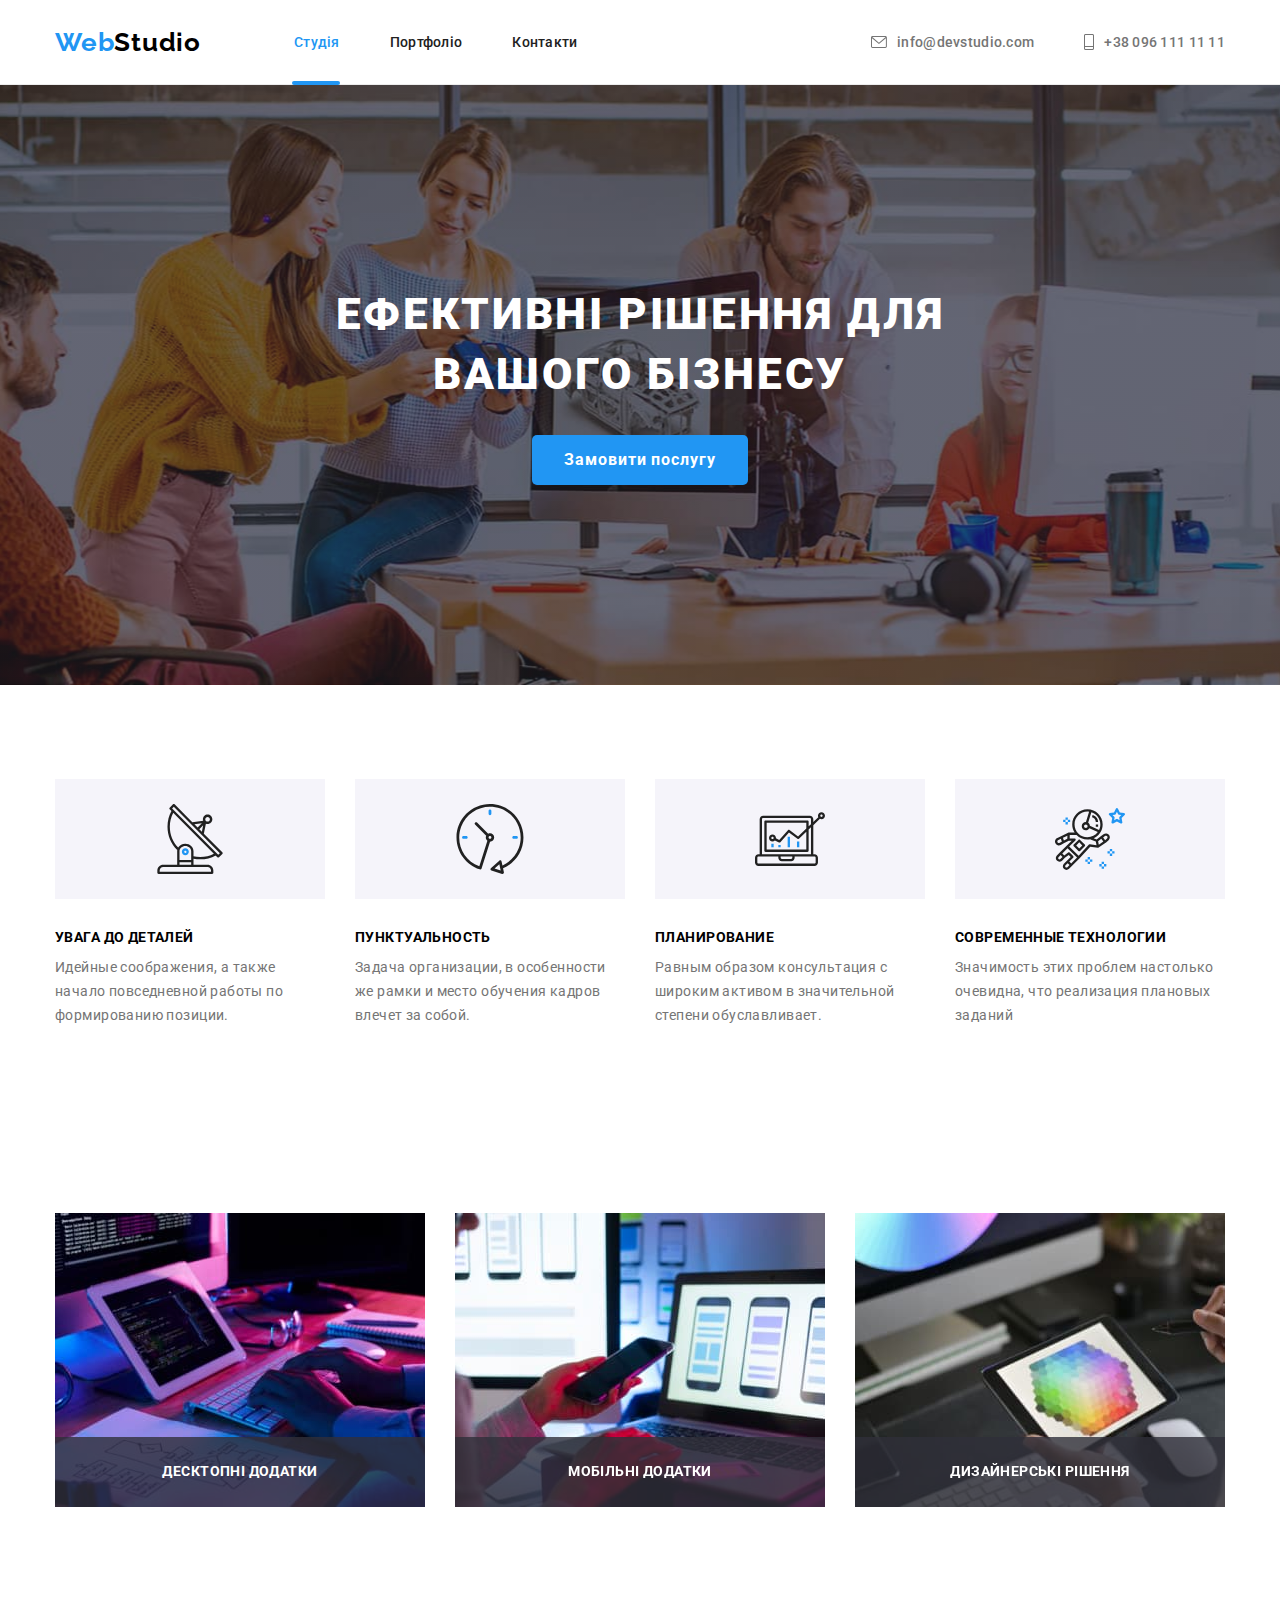
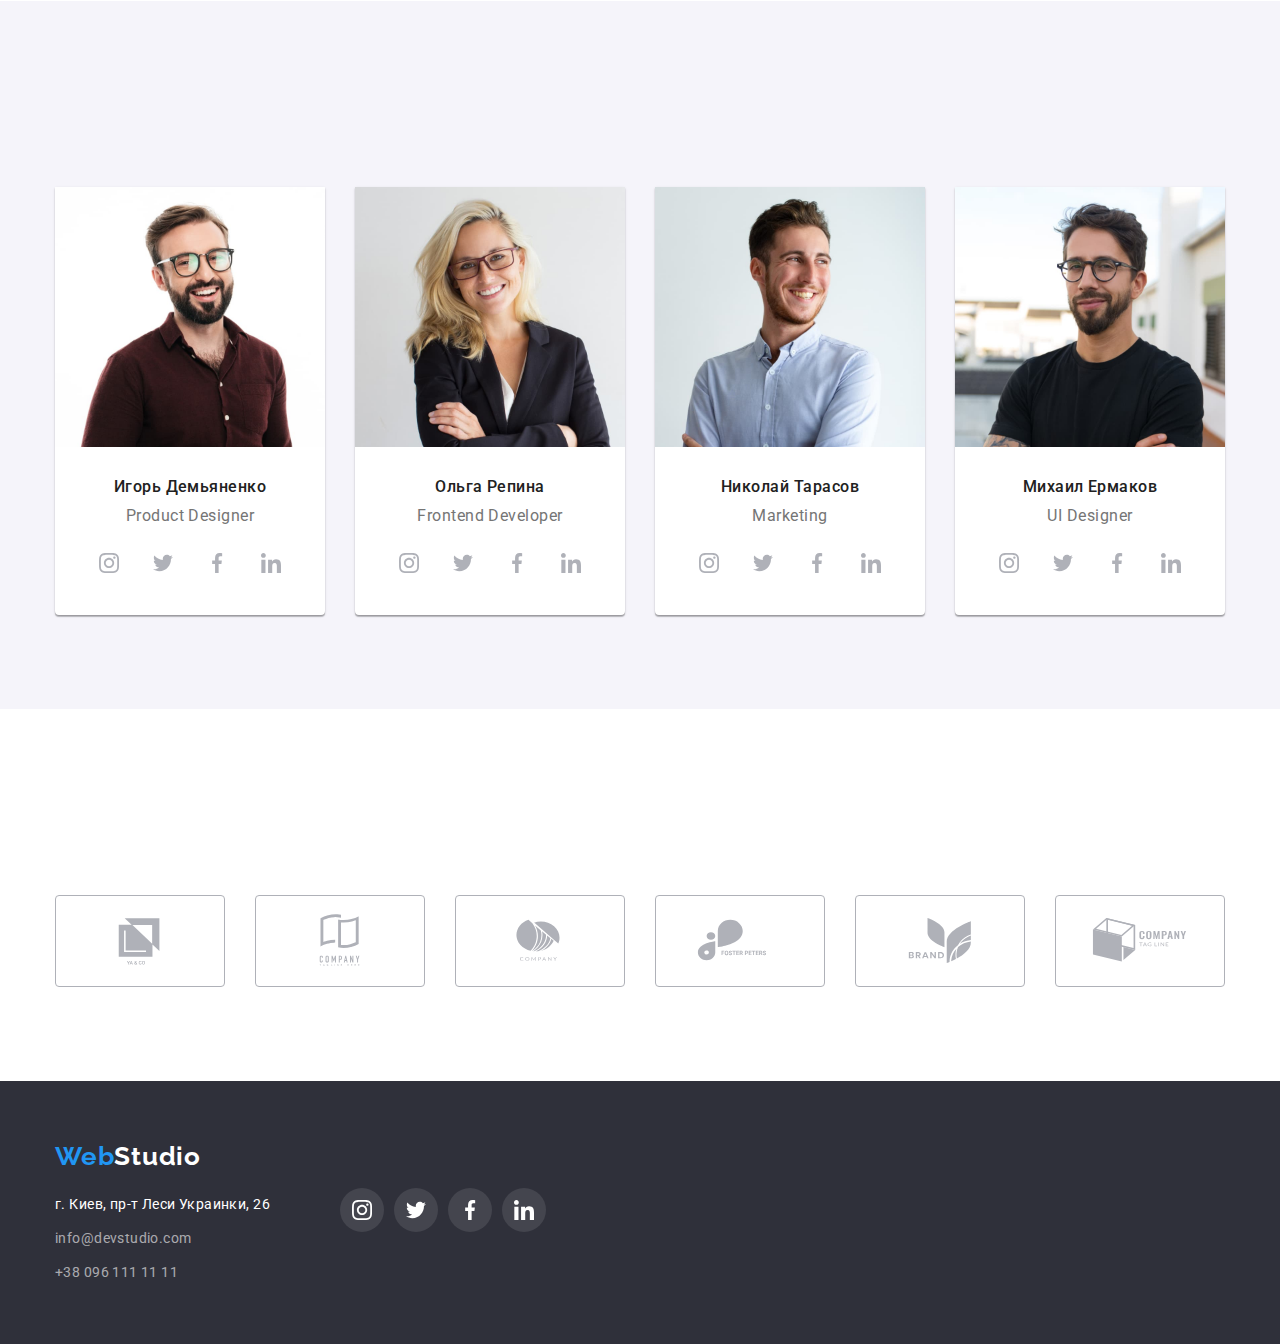
<file: index.html>
<!DOCTYPE html>
<html lang="ru">
  <head>
    <meta charset="UTF-8" />
    <meta http-equiv="X-UA-Compatible" content="IE=edge" />
    <meta name="viewport" content="width=device-width, initial-scale=1.0" />
    <meta http-equiv="x-ua-compatible" content="ie=edge" />
    <title>WebStudio</title>
    <link
      rel="stylesheet"
      href="https://cdnjs.cloudflare.com/ajax/libs/modern-normalize/1.1.0/modern-normalize.min.css"
    />
    <link rel="preconnect" href="https://fonts.googleapis.com" />
    <link rel="preconnect" href="https://fonts.gstatic.com" crossorigin />
    <link
      href="https://fonts.googleapis.com/css2?family=Raleway:wght@700&family=Roboto:wght@400;500;700;900&display=swap"
      rel="stylesheet"
    />
    <!-- https://animate.style/ -->
    <link
      rel="stylesheet"
      href="https://cdnjs.cloudflare.com/ajax/libs/animate.css/4.1.1/animate.min.css"
    />
    <link href="https://unpkg.com/aos@2.3.1/dist/aos.css" rel="stylesheet" />
    <link rel="stylesheet" href="./css/styles.css" />
  </head>
  <body>
    <!---------- HEADER ---------->
    <header class="header">
      <div class="container">
        <nav class="header-nav">
          <a
            class="header-logo link animate__animated animate__flip animate__delay-2s animate__slow"
            href="./index.html"
          >
            Web<span class="header-logo-studio">Studio</span></a
          >
          <ul class="header-list list">
            <li class="header-item link">
              <a href="./index.html" class="header-link link current currentt">Студія</a>
            </li>
            <li class="header-item">
              <a href="./portfolio.html" class="header-link link">Портфоліо</a>
            </li>
            <li class="header-item"><a href="" class="header-link link">Контакти</a></li>
          </ul>
        </nav>
        <ul class="contacts list">
          <li class="contact-mail">
            <a href="mailto:info@devstudio.com" class="header-contact link">
              <svg class="header-contact-icon" width="16" height="12">
                <use href="./images/sprite.svg#icon-envelope"></use>
              </svg>
              info@devstudio.com</a
            >
          </li>
          <li class="contact-mail">
            <a href="tel:+380961111111" class="header-contact link">
              <svg class="header-contact-icon" width="10" height="16">
                <use href="./images/sprite.svg#icon-Vector"></use>
              </svg>
              +38 096 111 11 11</a
            >
          </li>
        </ul>
      </div>
    </header>

    <!---------- MAIN CONTENT ---------->
    <main class="main">
      <!----- Hero ----->
      <section class="section hero">
        <div class="container">
          <h1 class="hero-title" id="studio">Ефективні рішення для вашого бізнесу</h1>
          <button
            type="button"
            class="hero-btn link animate__animated animate__slideInUp"
            data-modal-open
          >
            Замовити послугу
          </button>
        </div>
      </section>
      <!----- Features ----->
      <section class="section features">
        <div class="container">
          <h2 class="features-title visually-hidden">Особливості</h2>
          <ul class="features-list list">
            <li class="features-item">
              <div class="features-icon-box">
                <svg class="features-icon" width="70" height="70">
                  <use href="./images/sprite.svg#icon-antenna"></use>
                </svg>
              </div>
              <h3 class="features-subtitle">Увага до деталей</h3>
              <p class="features-text">
                Идейные соображения, а также начало повседневной работы по формированию позиции.
              </p>
            </li>
            <li class="features-item">
              <div class="features-icon-box">
                <svg class="features-icon" width="70" height="70">
                  <use href="./images/sprite.svg#icon-clock"></use>
                </svg>
              </div>
              <h3 class="features-subtitle">Пунктуальность</h3>
              <p class="features-text">
                Задача организации, в особенности же рамки и место обучения кадров влечет за собой.
              </p>
            </li>
            <li class="features-item">
              <div class="features-icon-box">
                <svg class="features-icon" width="70" height="70">
                  <use href="./images/sprite.svg#icon-diagram"></use>
                </svg>
              </div>
              <h3 class="features-subtitle">Планирование</h3>
              <p class="features-text">
                Равным образом консультация с широким активом в значительной степени обуславливает.
              </p>
            </li>
            <li class="features-item">
              <div class="features-icon-box">
                <svg class="features-icon" width="70" height="70">
                  <use href="./images/sprite.svg#icon-astronaut"></use>
                </svg>
              </div>
              <h3 class="features-subtitle">Современные технологии</h3>
              <p class="features-text">
                Значимость этих проблем настолько очевидна, что реализация плановых заданий
              </p>
            </li>
          </ul>
        </div>
      </section>
      <!----- Portfolio ----->
      <section class="section portfolio">
        <div class="container">
          <h2 class="portfolio-title" data-aos="fade-up" data-aos-duration="1000">
            Чем мы занимаемся
          </h2>
          <ul class="portfolio-list list">
            <li class="portfolio-list-title">
              <img
                class="portfolio-list-img"
                src="./images/looking-in-tab.jpg"
                alt="Смотрю в планшет"
                width="370"
                height="294"
              />
              <p class="portfolio-cover-text">десктопні додатки</p>
            </li>
            <li class="portfolio-list-title">
              <img
                class="portfolio-list-img"
                src="./images/looking-in-phone.jpg"
                alt="Смотрю в
            телефон"
                width="370"
                height="294"
              />
              <p class="portfolio-cover-text">мобільні додатки</p>
            </li>
            <li class="portfolio-list-title">
              <img
                class="portfolio-list-img"
                src="./images/looking-at-tab-again.jpg"
                alt="Опять смотрю
            в планшет"
                width="370"
                height="294"
              />
              <p class="portfolio-cover-text">дизайнерські рішення</p>
            </li>
          </ul>
        </div>
      </section>
      <!----- Team ----->
      <section class="section team">
        <div class="container">
          <h2 class="team-title" data-aos="fade-up" data-aos-duration="1000">Наша команда</h2>
          <ul class="team-list list">
            <!--  -->
            <li class="team-list-title">
              <img
                src="./images/igor-demianenko.jpg"
                alt="Игорь Демьяненко - Product Designer"
                width="270"
                height="260"
              />
              <div class="team-combine">
                <h3 class="team-name">Игорь Демьяненко</h3>
                <p class="team-name-job" lang="en">Product Designer</p>
                <ul class="team-soc list">
                  <li class="team-soc-item">
                    <a href="" class="team-soc-link link">
                      <svg class="team-soc-icon" width="20" height="20">
                        <use href="./images/sprite.svg#icon-instagram"></use>
                      </svg>
                    </a>
                  </li>
                  <li class="team-soc-item">
                    <a href="" class="team-soc-link link"
                      ><svg class="team-soc-icon" width="20" height="20">
                        <use href="./images/sprite.svg#icon-twitter"></use></svg
                    ></a>
                  </li>
                  <li class="team-soc-item">
                    <a href="" class="team-soc-link link"
                      ><svg class="team-soc-icon" width="20" height="20">
                        <use href="./images/sprite.svg#icon-facebook"></use></svg
                    ></a>
                  </li>
                  <li class="team-soc-item">
                    <a href="" class="team-soc-link link"
                      ><svg class="team-soc-icon" width="20" height="20">
                        <use href="./images/sprite.svg#icon-linkedin"></use></svg
                    ></a>
                  </li>
                </ul>
              </div>
            </li>
            <li class="team-list-title">
              <img
                src="./images/olga-repina.jpg"
                alt="Ольга Репина - Frontend Developer"
                width="270"
                height="260"
              />
              <div class="team-combine">
                <h3 class="team-name">Ольга Репина</h3>
                <p class="team-name-job" lang="en">Frontend Developer</p>
                <ul class="team-soc list">
                  <li class="team-soc-item">
                    <a href="" class="team-soc-link link">
                      <svg class="team-soc-icon" width="20" height="20">
                        <use href="./images/sprite.svg#icon-instagram"></use>
                      </svg>
                    </a>
                  </li>
                  <li class="team-soc-item">
                    <a href="" class="team-soc-link link"
                      ><svg class="team-soc-icon" width="20" height="20">
                        <use href="./images/sprite.svg#icon-twitter"></use></svg
                    ></a>
                  </li>
                  <li class="team-soc-item">
                    <a href="" class="team-soc-link link"
                      ><svg class="team-soc-icon" width="20" height="20">
                        <use href="./images/sprite.svg#icon-facebook"></use></svg
                    ></a>
                  </li>
                  <li class="team-soc-item">
                    <a href="" class="team-soc-link link"
                      ><svg class="team-soc-icon" width="20" height="20">
                        <use href="./images/sprite.svg#icon-linkedin"></use></svg
                    ></a>
                  </li>
                </ul>
              </div>
            </li>
            <li class="team-list-title">
              <img
                src="./images/nikolay-tarasov.jpg"
                alt="Николай Тарасов - Marketing"
                width="270"
                height="260"
              />
              <div class="team-combine">
                <h3 class="team-name">Николай Тарасов</h3>
                <p class="team-name-job" lang="en">Marketing</p>
                <ul class="team-soc list">
                  <li class="team-soc-item">
                    <a href="" class="team-soc-link link">
                      <svg class="team-soc-icon" width="20" height="20">
                        <use href="./images/sprite.svg#icon-instagram"></use>
                      </svg>
                    </a>
                  </li>
                  <li class="team-soc-item">
                    <a href="" class="team-soc-link link"
                      ><svg class="team-soc-icon" width="20" height="20">
                        <use href="./images/sprite.svg#icon-twitter"></use></svg
                    ></a>
                  </li>
                  <li class="team-soc-item">
                    <a href="" class="team-soc-link link"
                      ><svg class="team-soc-icon" width="20" height="20">
                        <use href="./images/sprite.svg#icon-facebook"></use></svg
                    ></a>
                  </li>
                  <li class="team-soc-item">
                    <a href="" class="team-soc-link link"
                      ><svg class="team-soc-icon" width="20" height="20">
                        <use href="./images/sprite.svg#icon-linkedin"></use></svg
                    ></a>
                  </li>
                </ul>
              </div>
            </li>
            <li class="team-list-title">
              <img
                src="./images/mihail-ermakov.jpg"
                alt="Михаил Ермаков - UI Designer"
                width="270"
                height="260"
              />
              <div class="team-combine">
                <h3 class="team-name">Михаил Ермаков</h3>
                <p class="team-name-job" lang="en">UI Designer</p>
                <ul class="team-soc list">
                  <li class="team-soc-item">
                    <a href="" class="team-soc-link link">
                      <svg class="team-soc-icon" width="20" height="20">
                        <use href="./images/sprite.svg#icon-instagram"></use>
                      </svg>
                    </a>
                  </li>
                  <li class="team-soc-item">
                    <a href="" class="team-soc-link link"
                      ><svg class="team-soc-icon" width="20" height="20">
                        <use href="./images/sprite.svg#icon-twitter"></use></svg
                    ></a>
                  </li>
                  <li class="team-soc-item">
                    <a href="" class="team-soc-link link"
                      ><svg class="team-soc-icon" width="20" height="20">
                        <use href="./images/sprite.svg#icon-facebook"></use></svg
                    ></a>
                  </li>
                  <li class="team-soc-item">
                    <a href="" class="team-soc-link link"
                      ><svg class="team-soc-icon" width="20" height="20">
                        <use href="./images/sprite.svg#icon-linkedin"></use></svg
                    ></a>
                  </li>
                </ul>
              </div>
            </li>
          </ul>
        </div>
      </section>
      <!-- Постійні клієнти -->
      <section class="section clientss">
        <div class="container">
          <h2 class="clients-title" data-aos="fade-up" data-aos-duration="1000">
            Постійні клієнти
          </h2>
          <ul class="clients-list list">
            <li class="">
              <a href="" class="clients-link"
                ><svg class="clients-icon" width="106" height="60">
                  <use href="./images/sprite.svg#icon-Logo-1"></use></svg
              ></a>
            </li>
            <li class="">
              <a href="" class="clients-link"
                ><svg class="clients-icon" width="106" height="60">
                  <use href="./images/sprite.svg#icon-Logo-2"></use></svg
              ></a>
            </li>
            <li class="">
              <a href="" class="clients-link"
                ><svg class="clients-icon" width="106" height="60">
                  <use href="./images/sprite.svg#icon-Logo-3"></use></svg
              ></a>
            </li>
            <li class="">
              <a href="" class="clients-link"
                ><svg class="clients-icon" width="106" height="60">
                  <use href="./images/sprite.svg#icon-Logo-4"></use></svg
              ></a>
            </li>
            <li class="">
              <a href="" class="clients-link"
                ><svg class="clients-icon" width="106" height="60">
                  <use href="./images/sprite.svg#icon-Logo-5"></use></svg
              ></a>
            </li>
            <li class="">
              <a href="" class="clients-link"
                ><svg class="clients-icon" width="106" height="60">
                  <use href="./images/sprite.svg#icon-Logo-6"></use></svg
              ></a>
            </li>
          </ul>
        </div>
      </section>
    </main>
    <!---------- FOOTER ---------->
    <footer class="footer section">
      <div class="container">
        <div class="logo-contacts">
          <a class="footer-logo link" lang="en" href="./index.html">
            Web<span class="footer-logo-studio">Studio</span></a
          >
          <address>
            <ul class="footer-list list" id="contacts">
              <li class="footer-list-item">
                <a
                  href="https://goo.gl/maps/U5zvmCGQdRFb18JV9"
                  target="_blank"
                  class="footer-list-address link"
                  rel="noopener noreferer nofollow"
                  >г. Киев, пр-т Леси Украинки, 26
                </a>
              </li>
              <li class="footer-list-item link">
                <a href="mailto:info@devstudio.com" class="footer-list-emph link"
                  >info@devstudio.com</a
                >
              </li>
              <li class="footer-list-item">
                <a href="tel:+380961111111" class="footer-list-emph link">+38 096 111 11 11</a>
              </li>
            </ul>
          </address>
        </div>

        <div class="footer-add">
          <p class="footer-add-title" data-aos="fade-down-right">приєднуйтесь</p>
          <div class="footer-network">
            <a href="" class="footer-network-add"
              ><svg class="footer-icon instagram" width="20" height="20">
                <use href="./images/sprite.svg#icon-instagram"></use></svg></a
            ><a href="" class="footer-network-add"
              ><svg class="footer-icon twitter" width="20" height="20">
                <use href="./images/sprite.svg#icon-twitter"></use></svg></a
            ><a href="" class="footer-network-add"
              ><svg class="footer-icon facebook" width="20" height="20">
                <use href="./images/sprite.svg#icon-facebook"></use></svg></a
            ><a href="" class="footer-network-add"
              ><svg class="footer-icon linkedin" width="20" height="20">
                <use href="./images/sprite.svg#icon-linkedin"></use></svg
            ></a>
          </div>
        </div>
      </div>
    </footer>
    <div class="backdrop is-hidden" data-modal>
      <div class="modal">
        <button type="button" class="modal-close" data-modal-close>
          <a href="" class="modal-close-btn"
            ><svg class="modal-icon" width="18" height="18">
              <use href="./images/sprite.svg#icon-modal-close"></use></svg
          ></a>
        </button>
      </div>
    </div>
    <script src="./js/modal.js"></script>
    <script src="https://unpkg.com/aos@2.3.1/dist/aos.js"></script>
    <script>
      AOS.init();
    </script>
  </body>
</html>
</file>
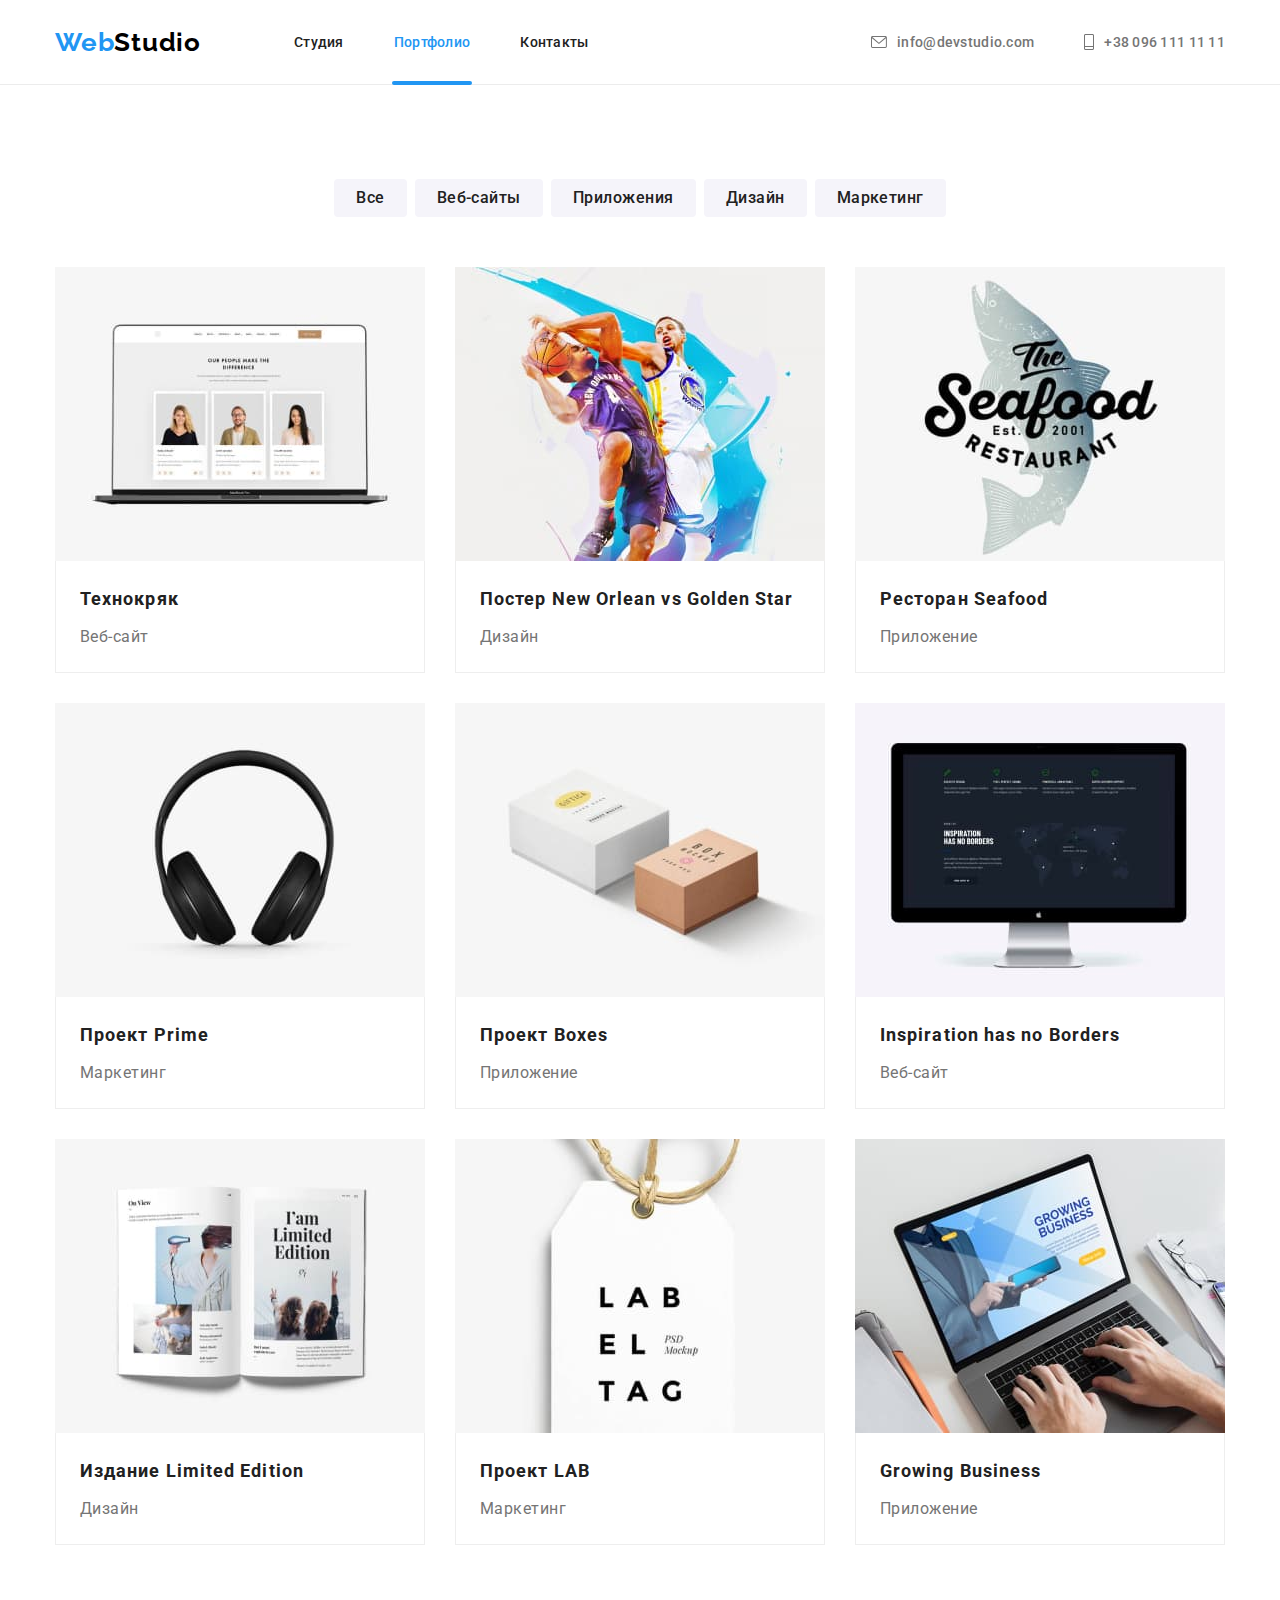
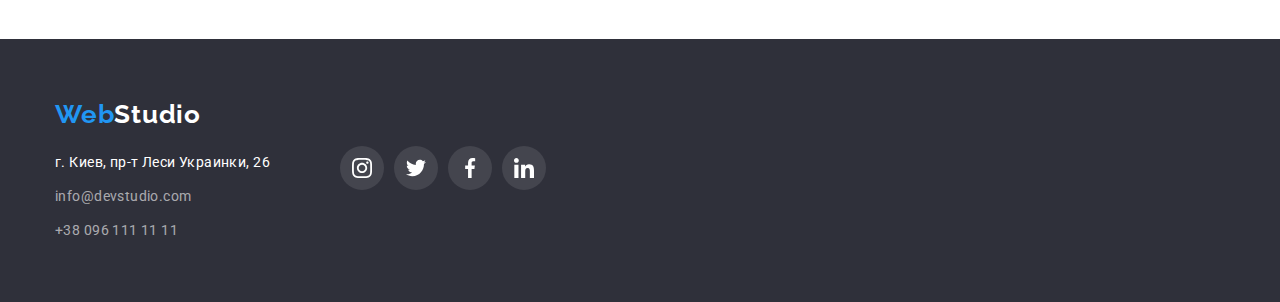
<file: portfolio.html>
<!DOCTYPE html>
<html lang="ru">
  <head>
    <meta charset="UTF-8" />
    <meta http-equiv="X-UA-Compatible" content="IE=edge" />
    <meta name="viewport" content="width=device-width, initial-scale=1.0" />
    <meta http-equiv="x-ua-compatible" content="ie=edge" />
    <title>WebStudio</title>
    <link
      rel="stylesheet"
      href="https://cdnjs.cloudflare.com/ajax/libs/modern-normalize/1.1.0/modern-normalize.min.css"
    />
    <link rel="stylesheet" href="./css/styles.css" />
    <link rel="preconnect" href="https://fonts.googleapis.com" />
    <link rel="preconnect" href="https://fonts.gstatic.com" crossorigin />
    <link
      href="https://fonts.googleapis.com/css2?family=Raleway:wght@700&family=Roboto:wght@400;500;700;900&display=swap"
      rel="stylesheet"
    />
    <!-- https://animate.style/ -->
    <link
      rel="stylesheet"
      href="https://cdnjs.cloudflare.com/ajax/libs/animate.css/4.1.1/animate.min.css"
    />
    <link href="https://unpkg.com/aos@2.3.1/dist/aos.css" rel="stylesheet" />
    <link rel="stylesheet" href="./css/styles.css" />
  </head>
  <body>
    <!---------- HEADER ---------->
    <header class="header">
      <div class="container">
        <nav class="header-nav">
          <a
            class="header-logo link animate__animated animate__flip animate__delay-2s animate__slow"
            href="./index.html"
          >
            Web<span class="header-logo-studio">Studio</span></a
          >
          <ul class="header-list list">
            <li class="header-item link">
              <a href="./index.html" class="header-link link">Студия</a>
            </li>
            <li class="header-item">
              <a href="./portfolio.html" class="header-link current link currenttt">Портфолио</a>
            </li>
            <li class="header-item"><a href="" class="header-link link">Контакты</a></li>
          </ul>
        </nav>
        <ul class="contacts list">
          <li class="contact-mail">
            <a href="mailto:info@devstudio.com" class="header-contact link">
              <svg class="header-contact-icon" width="16" height="12">
                <use href="./images/sprite.svg#icon-envelope"></use>
              </svg>
              info@devstudio.com</a
            >
          </li>
          <li class="contact-mail">
            <a href="tel:+380961111111" class="header-contact link">
              <svg class="header-contact-icon" width="10" height="16">
                <use href="./images/sprite.svg#icon-Vector"></use>
              </svg>
              +38 096 111 11 11</a
            >
          </li>
        </ul>
      </div>
    </header>

    <!---------- Главный Контент ---------->
    <main class="main">
      <!----- Секция фильтр кнопок ----->
      <section class="section">
        <div class="container">
          <h1 class="visually-hidden">Портфолио</h1>
          <ul class="filter-btn list">
            <li><button type="button" class="filter-btn-name current">Все</button></li>
            <li><button type="button" class="filter-btn-name">Веб-сайты</button></li>
            <li><button type="button" class="filter-btn-name">Приложения</button></li>
            <li><button type="button" class="filter-btn-name">Дизайн</button></li>
            <li><button type="button" class="filter-btn-name">Маркетинг</button></li>
          </ul>
          <!----- Секция примеры работ ----->
          <ul class="examples list">
            <!--  -->
            <li class="example-card li">
              <a href="#" class="example-link">
                <div class="example-box">
                  <div class="example-box-wrap">
                    <img
                      src="./images/tehnokryak.jpg"
                      alt="Веб-сайт Технокряк"
                      width="370"
                      height="294"
                    />
                    <p class="example-cover-text">
                      Ресурс пропонує комплексні пропозиції з різним рівнем функціоналу та сервісів.
                      Все це дозволить відвідувачу отримати вичерпні відомості про компанію чи
                      приватну особу.
                    </p>
                  </div>
                  <div class="example-list">
                    <h2 class="example-name">Технокряк</h2>
                    <p class="example-type">Веб-сайт</p>
                  </div>
                </div>
              </a>
            </li>
            <li class="example-card">
              <a href="#" class="example-link">
                <div class="example-box">
                  <div class="example-box-wrap">
                    <img
                      src="./images/poster-new-orlean-vs-golden-star.jpg"
                      alt="Дизайн Постера New Orlean vs Golden Star"
                      width="370"
                      height="294"
                    />
                    <p class="example-cover-text">
                      Ресурс пропонує комплексні пропозиції з різним рівнем функціоналу та сервісів.
                      Все це дозволить відвідувачу отримати вичерпні відомості про компанію чи
                      приватну особу.
                    </p>
                  </div>
                  <div class="example-list">
                    <h2 class="example-name">
                      Постер <span lang="en">New Orlean vs Golden Star</span>
                    </h2>
                    <p class="example-type">Дизайн</p>
                  </div>
                </div>
              </a>
            </li>
            <li class="example-card">
              <a href="#" class="example-link">
                <div class="example-box">
                  <div class="example-box-wrap">
                    <img
                      class=""
                      src="./images/restaurand-seafood.jpg"
                      alt="Приложение Ресторан Seafood"
                      width="370"
                      height="294"
                    />
                    <p class="example-cover-text">
                      Ресурс пропонує комплексні пропозиції з різним рівнем функціоналу та сервісів.
                      Все це дозволить відвідувачу отримати вичерпні відомості про компанію чи
                      приватну особу.
                    </p>
                  </div>
                  <div class="example-list">
                    <h2 class="example-name">Ресторан <span lang="en">Seafood</span></h2>
                    <p class="example-type">Приложение</p>
                  </div>
                </div>
              </a>
            </li>
            <li class="example-card">
              <a href="#" class="example-link">
                <div class="example-box">
                  <div class="example-box-wrap">
                    <img
                      class=""
                      src="./images/project-prime.jpg"
                      alt="Маркетинг Проект Prime"
                      width="370"
                      height="294"
                    />
                    <p class="example-cover-text">
                      Ресурс пропонує комплексні пропозиції з різним рівнем функціоналу та сервісів.
                      Все це дозволить відвідувачу отримати вичерпні відомості про компанію чи
                      приватну особу.
                    </p>
                  </div>
                  <div class="example-list">
                    <h2 class="example-name">Проект <span lang="en">Prime</span></h2>
                    <p class="example-type">Маркетинг</p>
                  </div>
                </div>
              </a>
            </li>
            <li class="example-card">
              <a href="#" class="example-link">
                <div class="example-box">
                  <div class="example-box-wrap">
                    <img
                      class=""
                      src="./images/project-boxes.jpg"
                      alt="Приложение Проект Boxes"
                      width="370"
                      height="294"
                    />
                    <p class="example-cover-text">
                      Ресурс пропонує комплексні пропозиції з різним рівнем функціоналу та сервісів.
                      Все це дозволить відвідувачу отримати вичерпні відомості про компанію чи
                      приватну особу.
                    </p>
                  </div>
                  <div class="example-list">
                    <h2 class="example-name">Проект <span lang="en">Boxes</span></h2>
                    <p class="example-type">Приложение</p>
                  </div>
                </div>
              </a>
            </li>
            <li class="example-card">
              <a href="#" class="example-link">
                <div class="example-box">
                  <div class="example-box-wrap">
                    <img
                      class=""
                      src="./images/inspiration-has-no-border.jpg"
                      alt="Веб-сайт Inspiration has no Borders"
                      width="370"
                      height="294"
                    />
                    <p class="example-cover-text">
                      Ресурс пропонує комплексні пропозиції з різним рівнем функціоналу та сервісів.
                      Все це дозволить відвідувачу отримати вичерпні відомості про компанію чи
                      приватну особу.
                    </p>
                  </div>
                  <div class="example-list">
                    <h2 class="example-name" lang="en">Inspiration has no Borders</h2>
                    <p class="example-type">Веб-сайт</p>
                  </div>
                </div>
              </a>
            </li>
            <li class="example-card">
              <a href="#" class="example-link">
                <div class="example-box">
                  <div class="example-box-wrap">
                    <img
                      class=""
                      src="./images/publishing-house-limited-edition.jpg"
                      alt="Дизайн Издания Limited Edition"
                      width="370"
                      height="294"
                    />
                    <p class="example-cover-text">
                      Ресурс пропонує комплексні пропозиції з різним рівнем функціоналу та сервісів.
                      Все це дозволить відвідувачу отримати вичерпні відомості про компанію чи
                      приватну особу.
                    </p>
                  </div>
                  <div class="example-list">
                    <h2 class="example-name">Издание <span lang="en">Limited Edition</span></h2>
                    <p class="example-type">Дизайн</p>
                  </div>
                </div>
              </a>
            </li>
            <li class="example-card">
              <a href="#" class="example-link">
                <div class="example-box">
                  <div class="example-box-wrap">
                    <img
                      class=""
                      src="./images/project-lab.jpg"
                      alt="Маркетинг Проект LAB"
                      width="370"
                      height="294"
                    />
                    <p class="example-cover-text">
                      Ресурс пропонує комплексні пропозиції з різним рівнем функціоналу та сервісів.
                      Все це дозволить відвідувачу отримати вичерпні відомості про компанію чи
                      приватну особу.
                    </p>
                  </div>
                  <div class="example-list">
                    <h2 class="example-name">Проект <span lang="en">LAB</span></h2>
                    <p class="example-type">Маркетинг</p>
                  </div>
                </div>
              </a>
            </li>
            <li class="example-card">
              <a href="#" class="example-link">
                <div class="example-box">
                  <div class="example-box-wrap">
                    <img
                      class=""
                      src="./images/growing-business.jpg"
                      alt="Прилжение Growing Business"
                      width="370"
                      height="294"
                    />
                    <p class="example-cover-text">
                      Ресурс пропонує комплексні пропозиції з різним рівнем функціоналу та сервісів.
                      Все це дозволить відвідувачу отримати вичерпні відомості про компанію чи
                      приватну особу.
                    </p>
                  </div>
                  <div class="example-list">
                    <h2 class="example-name" lang="en">Growing Business</h2>
                    <p class="example-type">Приложение</p>
                  </div>
                </div>
              </a>
            </li>
          </ul>
        </div>
      </section>
    </main>

    <!---------- Футер ---------->
    <footer class="footer section">
      <div class="container">
        <div class="logo-contacts">
          <a class="footer-logo link" lang="en" href="./index.html">
            Web<span class="footer-logo-studio">Studio</span></a
          >
          <address>
            <ul class="footer-list list" id="contacts">
              <li class="footer-list-item">
                <a
                  href="https://goo.gl/maps/U5zvmCGQdRFb18JV9"
                  target="_blank"
                  class="footer-list-address link"
                  rel="noopener noreferer nofollow"
                  >г. Киев, пр-т Леси Украинки, 26
                </a>
              </li>
              <li class="footer-list-item link">
                <a href="mailto:info@devstudio.com" class="footer-list-emph link"
                  >info@devstudio.com</a
                >
              </li>
              <li class="footer-list-item">
                <a href="tel:+380961111111" class="footer-list-emph link">+38 096 111 11 11</a>
              </li>
            </ul>
          </address>
        </div>
        <div class="footer-add">
          <p class="footer-add-title" data-aos="fade-down-right">приєднуйтесь</p>
          <div class="footer-network">
            <a href="" class="footer-network-add"
              ><svg class="footer-icon instagram" width="20" height="20">
                <use href="./images/sprite.svg#icon-instagram"></use></svg></a
            ><a href="" class="footer-network-add"
              ><svg class="footer-icon twitter" width="20" height="20">
                <use href="./images/sprite.svg#icon-twitter"></use></svg></a
            ><a href="" class="footer-network-add"
              ><svg class="footer-icon facebook" width="20" height="20">
                <use href="./images/sprite.svg#icon-facebook"></use></svg></a
            ><a href="" class="footer-network-add"
              ><svg class="footer-icon linkedin" width="20" height="20">
                <use href="./images/sprite.svg#icon-linkedin"></use></svg
            ></a>
          </div>
        </div>
      </div>
    </footer>
    <script src="https://unpkg.com/aos@2.3.1/dist/aos.js"></script>
    <script>
      AOS.init();
    </script>
  </body>
</html>
</file>
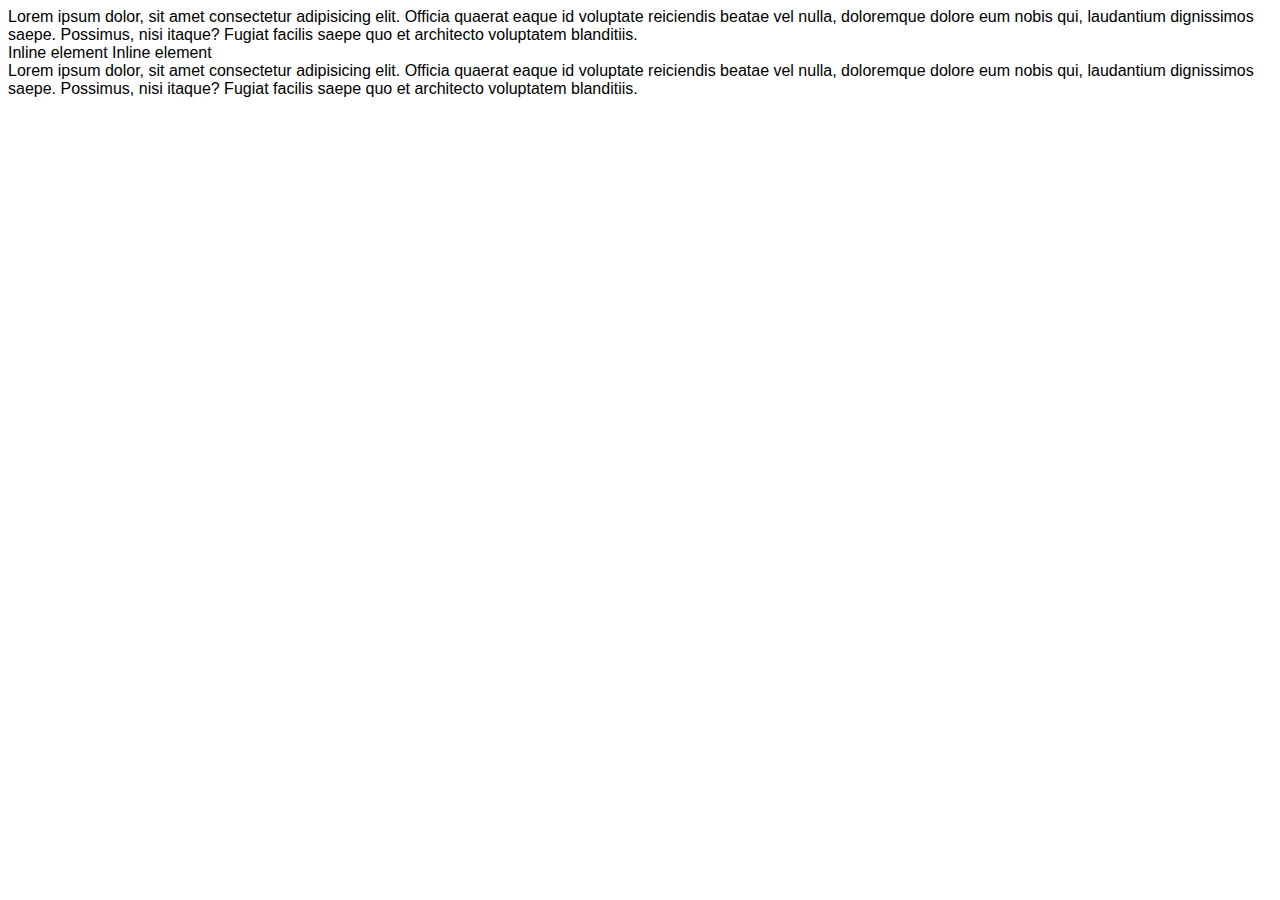
<file: test.html>
<!DOCTYPE html>
<html lang="en">
  <head>
    <meta charset="UTF-8" />
    <meta http-equiv="X-UA-Compatible" content="IE=edge" />
    <meta name="viewport" content="width=device-width, initial-scale=1.0" />
    <link rel="stylesheet" href="./css/styles.css" />
    <title>Document</title>
  </head>
  <body>
    <p>
      Lorem ipsum dolor, sit amet consectetur adipisicing elit. Officia quaerat eaque id voluptate
      reiciendis beatae vel nulla, doloremque dolore eum nobis qui, laudantium dignissimos saepe.
      Possimus, nisi itaque? Fugiat facilis saepe quo et architecto voluptatem blanditiis.
    </p>

    <span class="text">Inline element</span>
    <span class="text">Inline element</span>

    <p>
      Lorem ipsum dolor, sit amet consectetur adipisicing elit. Officia quaerat eaque id voluptate
      reiciendis beatae vel nulla, doloremque dolore eum nobis qui, laudantium dignissimos saepe.
      Possimus, nisi itaque? Fugiat facilis saepe quo et architecto voluptatem blanditiis.
    </p>
  </body>
</html>
</file>
<file: css/styles.css>
/* ---------- GENERAL ---------- */
:root {
  --main-text-color: #212121;
  --second-text-color: #757575;
  --third-text-color: #ffffff;
  --hover-text-color: #2196f3;
  --first-bcg-color: #2f303a;
  --second-bcg-color: #f5f4fa;
  --third-bcg-color: #ffffff;
  --border-color: #eeeeee;
  --icon-color: #afb1b8;
}
p,
h1,
h2,
h3,
h4,
h5,
h6 {
  margin: 0;
  padding: 0;
}
ul,
ol {
  margin: 0;
  padding-left: 0;
}
a {
  color: currentColor;
  text-decoration: none;
}
address {
  font-style: normal;
}
button {
  cursor: pointer;
  outline: transparent;
}

body {
  background-color: #ffffff;
  font-family: 'Roboto', 'Raleway', sans-serif;
}
.html {
  box-sizing: border-box;
}

img {
  display: block;
}

.header {
  background-color: var(--);
  border-bottom: 1px solid #ececec;
}
header .container {
  display: flex;
  align-items: center;
}

.header-logo {
  margin-right: 93px;
}
.header-contact-link {
  display: flex;
  align-items: baseline;
}
.header-contact-icon {
  margin-right: 10px;
  padding-top: 0;
  padding-bottom: 0;
  fill: currentColor;
  align-items: center;
  transition: fill 250ms cubic-bezier(0.4, 0, 0.2, 1);
}
.contact-mail:hover .header-contact-icon {
  fill: var(--hover-text-color);
  display: inline-block;
  align-self: center;
}

.container {
  /* width: 100%; прибираємо*/
  width: 1200px;
  margin: 0 auto;
  padding-left: 15px;
  padding-right: 15px;
}
.hero-img {
  /* max-width: 1600px;
  margin-left: auto;
  margin-right: auto;
  outline: 1px solid red;
  background-image: url(../images/header.jpg);
  background-repeat: no-repeat;
  background-size: contain;
  background-position: center; */

  /* display: flex;
  align-items: center;
  background-image: linear-gradient (to right, rgba(0, 0, 0, 0.4), rgba(0, 0, 0, 0.4)); */
}

.section.hero {
  max-width: 1600px;
  max-height: 600px;
  margin: 0 auto;
  background-color: var(--first-bcg-color);
  background-image: linear-gradient(to right, rgba(47, 48, 58, 0.4), rgba(47, 48, 58, 0.4)),
    url(../images/header.jpg);
  background-size: cover;
  background-repeat: no-repeat;
  background-position: center;
  padding: 200px 0;
}

.list {
  list-style: none; /*забирає крапку перед списком*/
  padding: 0;
  margin: 0;
}
.link {
  text-decoration: none; /*забирає підкреслення посилання*/
}
.visually-hidden {
  position: absolute;
  white-space: nowrap;
  width: 1px;
  height: 1px;
  overflow: hidden;
  border: 0;
  padding: 0;
  clip: rect(0 0 0 0);
  clip-path: inset(50%);
  margin: -1px;
}
/* ---------- ХЕДЕР ---------- */
.header-nav .link.current {
  color: var(--hover-text-color);
  margin-left: auto;
}
/* Тут Данилко розказує про створення лінії для підкреслення current link: https://youtu.be/gtG1pi5EwMY?t=6639 */
.currentt {
  position: relative;
}
.currentt::after {
  position: absolute;
  content: '';
  width: 48px;
  height: 4px;
  background-color: var(--hover-text-color);
  border-radius: 2px;
  left: -2px;
  bottom: -3px;
}
.currenttt {
  position: relative;
}
.currenttt::after {
  position: absolute;
  content: '';
  width: 80px;
  height: 4px;
  background-color: var(--hover-text-color);
  border-radius: 2px;
  left: -2px;
  bottom: -3px;
}

.header-nav {
  display: flex;
  align-items: center;
}
.header-list {
  display: flex;
  gap: 50px;
}
.header-logo {
  font-family: 'Raleway';
  font-weight: 700;
  padding-top: 24px;
  padding-bottom: 24px;
  font-size: 26px;
  line-height: 1.19;
  letter-spacing: 0.03em;
  color: var(--hover-text-color);
}
.contacts {
  display: flex;
  align-items: center;
  margin-left: auto;
  gap: 50px;
}

.header-logo-studio {
  color: #000000;
}

.header-link {
  display: block;
  font-weight: 500;
  font-size: 14px;
  line-height: 1.143;
  letter-spacing: 0.02em;
  color: var(--main-text-color);
  padding-top: 32px;
  padding-bottom: 32px;
  display: block;
  transition: color 250ms cubic-bezier(0.4, 0, 0.2, 1);
}

.header-link:hover,
.header-link:focus {
  color: var(--hover-text-color);
}

.header-contact {
  font-weight: 500;
  font-size: 14px;
  line-height: 1.43;
  letter-spacing: 0.02em;
  padding-top: 32px;
  padding-bottom: 32px;
  color: var(--second-text-color);
  display: flex;
  align-items: center;
  transition: color 250ms cubic-bezier(0.4, 0, 0.2, 1);
}
.header-contact:hover,
.header-contact:focus {
  color: var(--hover-text-color);
}

/* ---------- ГЕРОЙ ---------- */
/* .hero-content {
  max-width: 696px;
  padding: 200px auto 30px auto;
  display: flex;
  text-align: center;
} */
div {
  display: block;
}

/* .hero {
  background-color: var(--first-bcg-color);
  padding: 200px 0;
} */
.hero-title {
  margin: 0 auto 30px;
  max-width: 696px;
  font-weight: 900;
  font-size: 44px;
  line-height: 1.36;
  text-align: center;
  letter-spacing: 0.06em;
  text-transform: uppercase;
  color: var(--third-text-color);
}
.hero-btn {
  display: block;
  margin: auto;
  padding: 10px 32px;
  font-family: 'Roboto';
  font-weight: 700;
  font-size: 16px;
  line-height: 1.875;
  letter-spacing: 0.06em;
  background-color: var(--hover-text-color);
  color: var(--third-text-color);
  border: none;
  border-radius: 5px;
  transition: background-color 250ms cubic-bezier(0.4, 0, 0.2, 1);
}
.hero-btn:hover {
  cursor: pointer;
  background-color: #188ce8;
}

/* ---------- ОСОБЕННОСТИ ---------- */
.section {
  padding: 94px 0;
}
.features-icon-box {
  display: flex;
  width: 270px;
  height: 120px;
  background-color: var(--second-bcg-color);
  align-items: center;
  justify-content: center;
  margin-bottom: 30px;
}
.section.features {
  padding-bottom: 94px;
}
.features-subtitle {
  font-weight: 700;
  font-size: 14px;
  line-height: calc(16 / 14);
  letter-spacing: 0.03em;
  text-transform: uppercase;
  max-width: 270px;
  margin-bottom: 10px;
}
.features-text {
  min-width: 270px;
  font-size: 14px;
  line-height: calc(24 / 14);
  letter-spacing: 0.03em;
  color: var(--second-text-color);
}

.features-list {
  list-style: none;
  display: flex;
  gap: 30px;
  align-items: center;
}
/* .features-item {
  max-width: 270px;
} */
/* ---------- ПОРТФОЛИО ---------- */
.section.portfolio {
  padding-top: 0;
}
.portfolio {
  background-color: var(--third-bcg-color);
  text-align: center;
}
.clients-title,
.portfolio-title,
.team-title {
  font-weight: 700;
  font-size: 36px;
  line-height: calc(42 / 36);
  text-align: center;
  letter-spacing: 0.03em;
  color: var(--main-text-color);
  margin-bottom: 50px;
}
.portfolio-list {
  display: flex;
  /* justify-content: center;  чому не потрібно використовувати?*/
  gap: 30px;
}
.portfolio-list-title {
  background-color: #fff;
  position: relative;
}

.portfolio-cover-text {
  position: absolute;
  bottom: 0;
  left: 0;
  color: #fff;
  background-color: rgba(47, 48, 58, 0.8);
  font-weight: 700;
  font-size: 14px;
  line-height: 1.14;
  letter-spacing: 0.03em;
  text-transform: uppercase;
  width: 100%;
  height: 70px;
  padding: 27px auto;
  display: flex;
  justify-content: center;
  align-items: center;
}

/* ---------- НАША КОМАНДА ---------- */
.team {
  background-color: var(--second-bcg-color);
  padding-bottom: 94px;
  padding-top: 94px;
}
.team-name {
  font-weight: 500;
  font-size: 16px;
  line-height: calc(19 / 16);
  text-align: center;
  letter-spacing: 0.03em;
  color: var(--main-text-color);
  margin-bottom: 10px;
}
.team-list {
  display: flex;
  gap: 30px;
}
.team-name-job {
  font-size: 16px;
  line-height: calc(19 / 16);
  text-align: center;
  letter-spacing: 0.03em;
  color: var(--second-text-color);
  margin-bottom: 16px;
}
.team-combine {
  padding-top: 30px;
  padding-bottom: 30px;
}
.team-list-title {
  background-color: #ffffff;
  border: 0px #ffffff solid;
  box-shadow: 0px 1px 3px rgba(0, 0, 0, 0.12), 0px 1px 1px rgba(0, 0, 0, 0.14),
    0px 2px 1px rgba(0, 0, 0, 0.2);
  border-radius: 0px 0px 4px 4px;
}
.team-soc-link {
  width: 44px;
  height: 44px;
  border-radius: 50%;
  background-color: #fff;
  display: flex;
  align-items: center;
  justify-content: center;
  color: var(--icon-color);
  transition: background-color 250ms cubic-bezier(0.4, 0, 0.2, 1),
    color 250ms cubic-bezier(0.4, 0, 0.2, 1);
  /* transition - плавная смена цвета при ховере */
}
.team-soc-icon {
  fill: currentColor;
}
.team-soc-link:focus,
.team-soc-link:hover {
  background-color: var(--hover-text-color);
  color: #fff;
}

/* второй вариант, как можно сделать смену цвета при ховере на icon: */
/* .team-soc-link:hover {
  background-color: var(--hover-text-color);
}
.team-soc-link:hover .team-soc-icon {
  fill: #fff;
}
.team-soc-icon {
  fill: var(--icon-color);
} */

.team-soc {
  display: flex;
  justify-content: center;
  gap: 10px;
}
/* ---------- Постійні клієнти ---------- */
/* .icon-client-link {
  display: flex;
  width: 170px;
  height: 92px;
  border: 1px solid var(--icon-color);
  border-radius: 4px;
  fill: var(--icon-color);
  align-items: center;
  justify-content: center;
} */

.clients-link {
  display: flex;
  width: 170px;
  height: 92px;
  border: 1px solid var(--icon-color);
  border-radius: 4px;
  fill: var(--icon-color);
  align-items: center;
  justify-content: center;
  outline: transparent;
  transition: border 250ms cubic-bezier(0.4, 0, 0.2, 1), fill 250ms cubic-bezier(0.4, 0, 0.2, 1);
}
.clients-link:hover,
.clients-link:focus {
  fill: var(--hover-text-color);
  border: 1px solid var(--hover-text-color);
}

.clients-list {
  display: flex;
  margin-top: 50px;
  gap: 30px;
}

/* ---------- ФУТЕР ---------- */
.footer {
  padding: 60px 0;
  background-color: var(--first-bcg-color);
}

.footer-logo {
  font-family: 'Raleway';
  font-weight: 700;
  font-size: 26px;
  line-height: 1.19;
  letter-spacing: 0.03em;
  color: var(--hover-text-color);
}

.footer-logo-studio {
  color: #ffffff;
}
.footer-list {
  margin-top: 20px;
}
.footer-list-item:nth-child(1) {
  margin-bottom: 10px;
}
.footer-list-item:nth-child(2) {
  margin-bottom: 10px;
}
.footer-list-address {
  font-style: normal;
  font-weight: 400;
  font-size: 14px;
  line-height: calc(24 / 14);
  letter-spacing: 0.03em;
  color: var(--third-text-color);
}
.footer-list-emph {
  /* margin-bottom: 60px; */
  font-style: normal;
  font-weight: 400;
  font-size: 14px;
  line-height: calc(24 / 14);
  letter-spacing: 0.03em;
  color: rgba(255, 255, 255, 0.6);
  transition: color 250ms cubic-bezier(0.4, 0, 0.2, 1);
}
.footer-list-emph:hover,
.footer-list-emph:focus {
  color: var(--hover-text-color);
}
.add-title {
  font-family: 'Roboto';
  font-style: normal;
  font-weight: 700;
  font-size: 14px;
  line-height: 16px;
  letter-spacing: 0.03em;
  text-transform: uppercase;
  color: #ffffff;
}
/* ---------- PORTFOLIO ---------- */
/* ---------- PORTFOLIO ---------- */

.filter {
  padding: 94px 0 50px;
  background-color: aqua;
}
.filter-btn {
  display: flex;
  margin-bottom: 50px;
  justify-content: center;
  gap: 8px;
}

.filter-btn-name {
  padding: 6px 22px;
  font-family: 'Roboto';
  font-style: normal;
  font-weight: 500;
  font-size: 16px;
  line-height: calc(26 / 16);
  text-align: center;
  letter-spacing: 0.03em;
  color: var(--main-text-color);
  background-color: var(--second-bcg-color);
  cursor: pointer;
  border: none;
  border-radius: 4px;
  transition: color 250ms cubic-bezier(0.4, 0, 0.2, 1),
    background-color 250ms cubic-bezier(0.4, 0, 0.2, 1),
    box-shadow 250ms cubic-bezier(0.4, 0, 0.2, 1);
}
.filter-btn-name:hover,
.filter-btn-name:focus {
  cursor: pointer;
  color: var(--third-text-color);
  background-color: var(--hover-text-color);
  box-shadow: 0px 3px 1px rgba(0, 0, 0, 0.1), 0px 1px 2px rgba(0, 0, 0, 0.08),
    0px 2px 2px rgba(0, 0, 0, 0.12);
}
.example-link,
.example-card {
  flex-basis: calc((100% - 2 * 30px) / 3);
}

.example-link,
.example-link {
  cursor: pointer;
  border-radius: 4px;
  display: block;
}
.example-box {
  position: relative;
}

/* .example-box:hover .example-cover-text означає: при наведенні курсору на .example-box змінюй текст, а саме - підганяй його до верху */
.example-box:hover .example-cover-text {
  transform: translateY(0%);
  /* transition: color #fff 500ms cubic-bezier(0.4, 0, 0.2, 1),
    background-color 500ms rgba(33, 150, 243, 0.9); */
}
/*  */
.example-box-wrap {
  position: relative;
  overflow: hidden;
  /* overflow: hidden - створює умовный карман в який  ховаєтсья вспливаюче вікно*/
}
.example-cover-text {
  position: absolute;
  top: 0;
  left: 0;
  color: #fff;
  background-color: rgba(33, 150, 243, 0.9);
  padding: 63px 24px;
  font-size: 18px;
  font-weight: 400;
  line-height: 1.55;
  height: 100%;
  transform: translateY(100%);
  transition: 500ms cubic-bezier(0.4, 0, 0.2, 1);
  overflow: auto;
  /* overflow: auto - дозволяє зявлятись скролу, якщо є переповнення
  overflow: scroll - скрол буде завжди */
}

.example-link:focus,
.example-link:hover {
  box-shadow: 0px 3px 1px rgba(0, 0, 0, 0.1), 0px 1px 2px rgba(0, 0, 0, 0.08),
    0px 2px 2px rgba(0, 0, 0, 0.12);
  outline: transparent;
}

.examples {
  display: flex;
  gap: 30px;
  flex-wrap: wrap;
}
.example-list {
  padding: 20px 24px;
  border-left: 1px solid var(--border-color);
  border-bottom: 1px solid var(--border-color);
  border-right: 1px solid var(--border-color);
}

.example-name {
  margin-bottom: 5px;
  font-weight: 700;
  font-size: 18px;
  line-height: 2;
  letter-spacing: 0.06em;
  color: var(--main-text-color);
}
.example-type {
  font-weight: 400;
  font-size: 16px;
  line-height: 1.88;
  letter-spacing: 0.03em;
  color: var(--second-text-color);
}

/* ---------- FOOTER ---------- */
/* ---------- FOOTER ---------- */

.footer-add {
  display: block;

  margin-left: 70px;
}

.footer-add-title {
  color: var(--third-text-color);
  margin-bottom: 20px;
  font-style: normal;
  font-weight: 700;
  font-size: 14px;
  line-height: 16px;
  letter-spacing: 0.03em;
  text-transform: uppercase;
  text-align: left;
}

.footer-network {
  display: flex;
  gap: 10px;
}

.footer-network-add {
  background: rgba(255, 255, 255, 0.1);
  fill: var(--third-text-color);
  display: flex;
  width: 44px;
  height: 44px;
  border-radius: 44px;
  align-items: center;
  justify-content: center;
  transition: background-color 250ms cubic-bezier(0.4, 0, 0.2, 1);
}
/* .footer-icon {
  width: 20px;
  height: 20px;
} */
.footer-network-add:hover,
.footer-network-add:focus {
  background-color: var(--hover-text-color);
}
.footer .container {
  display: flex;
  align-items: baseline;
}

/*  --  backdrop --  */

.backdrop {
  position: fixed;
  /* position: fixed - використовується для фіксації на екрані при скролі, збільшенні, зменшенні */
  top: 0;
  width: 100vw;
  height: 100vh;
  /* VW (Viewport Width) & VH (Viewport Height) - відносла ширина і висота екрану */
  background-color: rgba(0, 0, 0, 0.2);
  transition: opacity 500ms cubic-bezier(0.4, 0, 0.2, 1),
    visibility 500ms cubic-bezier(0.4, 0, 0.2, 1);
}
.backdrop.is-hidden .modal {
  transform: translate(-50%, -50%) scale(0);
}

.modal {
  width: 528px;
  min-height: 581px;
  background-color: #fff;
  box-shadow: 0px 1px 3px rgba(0, 0, 0, 0.12), 0px 1px 1px rgba(0, 0, 0, 0.14),
    0px 2px 1px rgba(0, 0, 0, 0.2);
  border-radius: 4px;
  position: absolute;
  top: 50%;
  left: 50%;
  transform: translate(-50%, -50%) scale(1);
  transition: transform 250ms cubic-bezier(0.4, 0, 0.2, 1);
}
.modal-close {
  width: 30px;
  height: 30px;
  border: 1px solid rgba(0, 0, 0, 0.1);
  border-radius: 50%;
  background-color: transparent;
  display: flex;
  align-items: center;
  justify-content: center;
  position: absolute;
  right: 8px;
  top: 8px;
  transition: background-color 250ms cubic-bezier(0.4, 0, 0.2, 1),
    fill 250ms cubic-bezier(0.4, 0, 0.2, 1);
}
.modal-icon {
  display: flex;
  background-color: transparent;
  fill: currentColor;
  background-color: transparent;
  transition: background-color 250ms cubic-bezier(0.4, 0, 0.2, 1),
    fill 250ms cubic-bezier(0.4, 0, 0.2, 1);
}

.modal-close:hover,
.modal-close:focus {
  background-color: var(--hover-text-color);
  fill: #eeeeee;
}

.modal-close:hover .modal-icon {
  background-color: var(--hover-text-color);
  fill: #eeeeee;
}

.is-hidden {
  visibility: hidden;
  opacity: 0;
  pointer-events: none;
  /* pointer-events: none - забирає можливість перекривання і клацання у прозорого модального вікна */
}

/* тут Данилко розказує про те, як робитианімацію на модальне вікно https://youtu.be/gtG1pi5EwMY?t=6060 */
</file>
